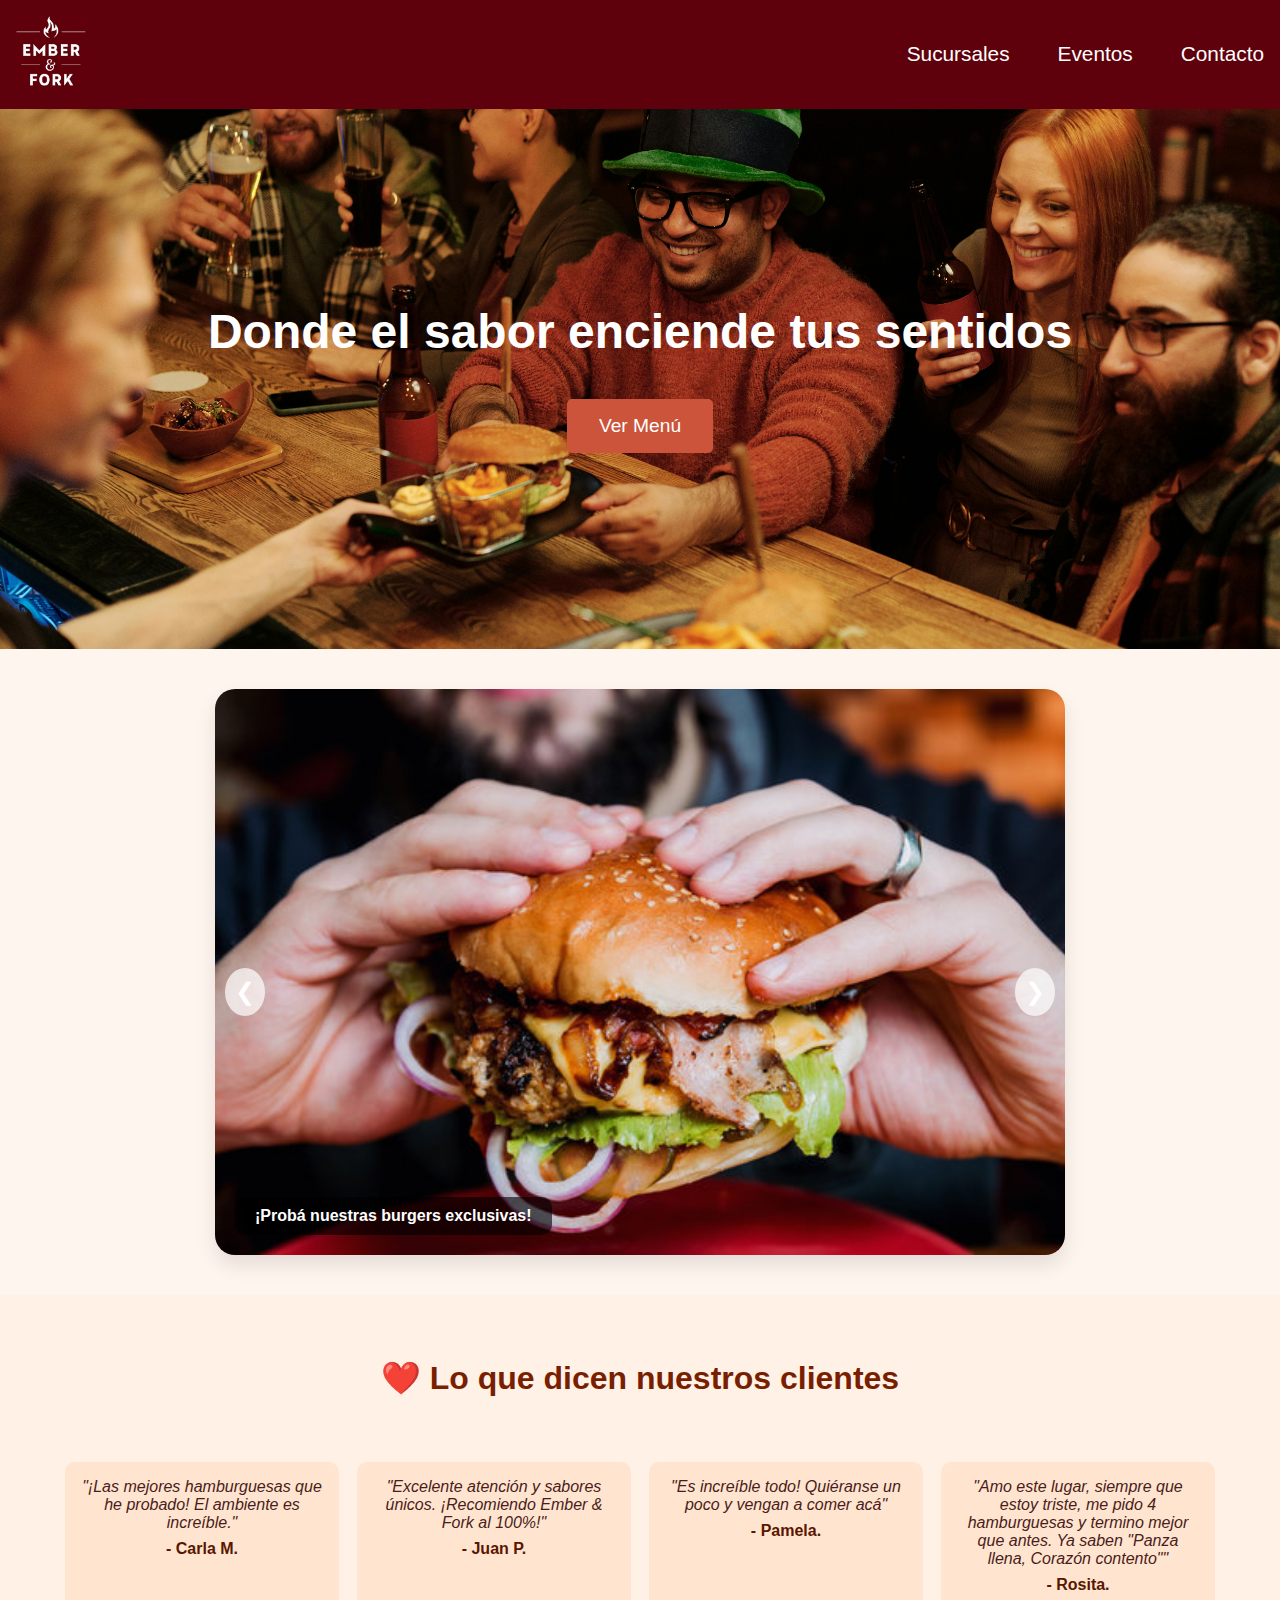
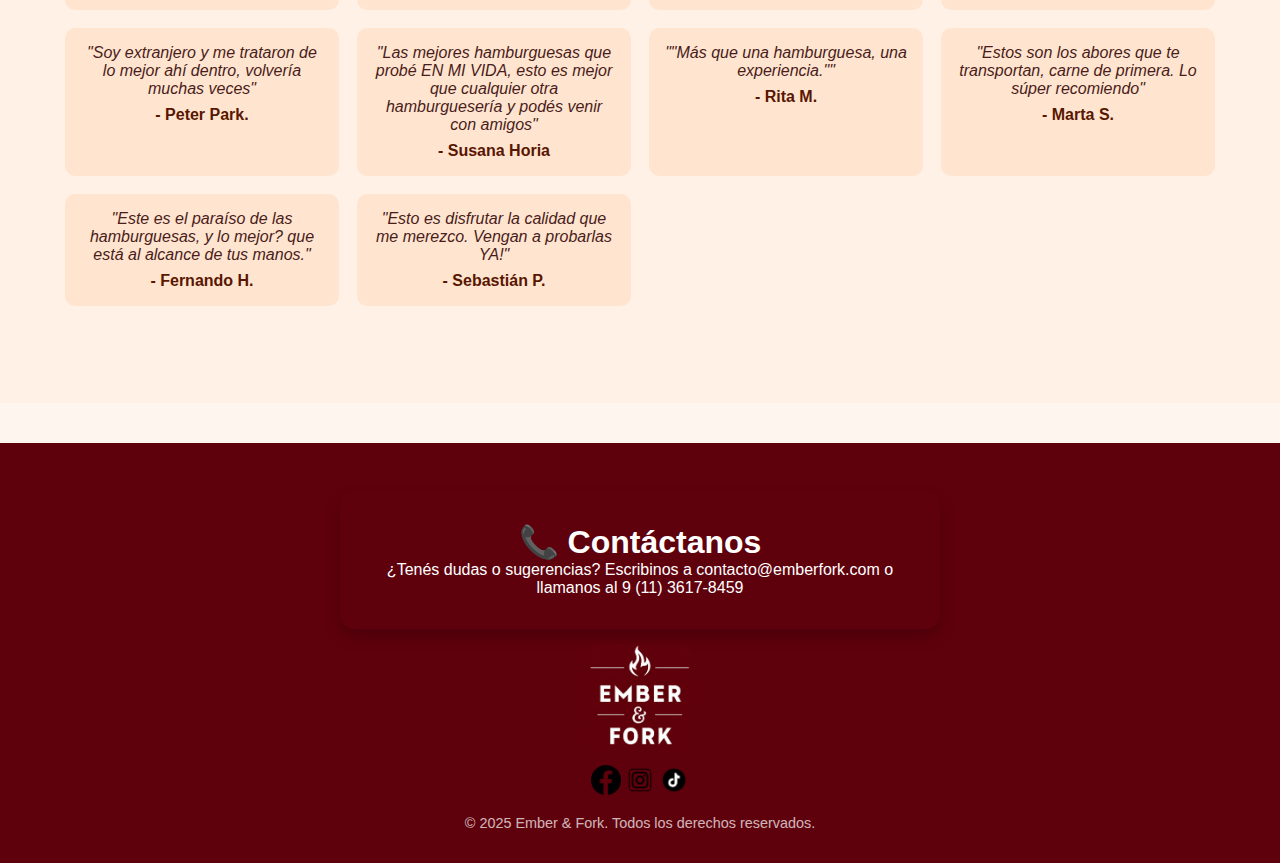
<file: index.html>
<!doctype html>
<html lang="es">
<head>	   
<meta charset="utf-8">
  <meta name="viewport" content="width=device-width, initial-scale=1.0" />
  <title>Ember & Fork</title>
  <link rel="stylesheet" href="estilos.css" />
  <link rel="preconnect" href="https://fonts.googleapis.com">
  <link rel="preconnect" href="https://fonts.gstatic.com" crossorigin>
  <link href="https://fonts.googleapis.com/css2?family=Volkhov:ital,wght@0,400;0,700;1,400;1,700&display=swap" rel="stylesheet">
</head>
<body>
    <header>
        <nav class="navbar">
            <div class="logo">
                <a href="index.html"><img src="imágenes/logo.png" alt="Ember & Fork Logo"></a>
            </div>
     <div class="hamburger" onclick="toggleMenu()">☰</div>
      <ul class="nav-links" id="navLinks">
        <li><a href="sucursales.html">Sucursales</a></li>
        <li><a href="eventos.html">Eventos</a></li><li><a href="#contacto">Contacto</a></li>
      </ul>
    </nav>
  </header>
    <main class="intro">
    <section class="hero">
      <h1>Donde el sabor enciende tus sentidos</h1>
      <a class="cta" href="menu.html">Ver Menú</a>
    </section>
		
<section class="slider">
  <div class="slides">
    <div class="slide">
      <img src="imágenes/slider1.jpg" alt="Imagen 1">
      <div class="caption">¡Probá nuestras burgers exclusivas!</div>
    </div>
    <div class="slide">
      <img src="imágenes/slider2.jpg" alt="Imagen 2">
      <div class="caption">Ambiente perfecto para compartir</div>
    </div>
    <div class="slide">
      <img src="imágenes/slider3.jpg" alt="Imagen 3">
      <div class="caption">Sabor que se queda con vos</div>
    </div>
    <div class="slide">
      <img src="imágenes/slider4.jpg" alt="Imagen 4">
      <div class="caption">Vení y viví la experiencia Ember & Fork</div>
    </div>
  </div>
   <button id="prev" class="prev">&#10094;</button>
   <button id="next" class="next">&#10095;</button>
</section>


 <section class="testimonios">
      <h2>❤️ Lo que dicen nuestros clientes</h2>
	  <div class="testimonis">
      <div class="testimonio">
        <p>"¡Las mejores hamburguesas que he probado! El ambiente es increíble."</p>
        <span>- Carla M.</span>
      </div>
      <div class="testimonio">
        <p>"Excelente atención y sabores únicos. ¡Recomiendo Ember & Fork al 100%!"</p>
        <span>- Juan P.</span>
      </div>
      <div class="testimonio">
        <p>"Es increíble todo! Quiéranse un poco y vengan a comer acá"</p>
        <span>- Pamela.</span>
      </div>
	  <div class="testimonio">
        <p>"Amo este lugar, siempre que estoy triste, me pido 4 hamburguesas y termino mejor que antes. Ya saben "Panza llena, Corazón contento""</p>
        <span>- Rosita.</span>
      </div>	 
	 <div class="testimonio">
        <p>"Soy extranjero y me trataron de lo mejor ahí dentro, volvería muchas veces"</p>
        <span>- Peter Park.</span>
      </div>
	<div class="testimonio">
        <p>"Las mejores hamburguesas que probé EN MI VIDA, esto es mejor que cualquier otra hamburguesería y podés venir con amigos"</p>
        <span>- Susana Horia </span>
      </div>
	<div class="testimonio">
        <p>""Más que una hamburguesa, una experiencia.""</p>
        <span>- Rita M. </span>
      </div>
	<div class="testimonio">
        <p>"Estos son los abores que te transportan, carne de primera. Lo súper recomiendo"</p>
        <span>- Marta S. </span>
      </div>
	<div class="testimonio">
        <p>"Este es el paraíso de las hamburguesas, y lo mejor? que está al alcance de tus manos."</p>
        <span>- Fernando H. </span>
      </div>
	<div class="testimonio">
        <p>"Esto es disfrutar la calidad que me merezco. Vengan a probarlas YA!"</p>
        <span>- Sebastián P. </span>
      </div>
	</div>
    </section>	
  </main>
		
  <footer>
         <section id="contacto" class="seccion">
         <h1>📞 Contáctanos</h1>
         <p>¿Tenés dudas o sugerencias? Escribinos a contacto@emberfork.com o llamanos al 9 (11) 3617-8459 </p>
         </section>
   
    <div class="footer-content">
      <div class="logo-social">
        <img src="imágenes/logo.png" alt="Ember & Fork Logo" class="footer-logo">
        <div class="footer-redes">
          <img src="imágenes/facebook.png" alt="Facebook">
            <img src="imágenes/ig.png" alt="Instagram">
            <img src="imágenes/tiktok logo.png" alt="TikTok">
        </div>
      </div>
      <p class="rights">&copy; 2025 Ember & Fork. Todos los derechos reservados.</p>
    </div>
  </footer>
	<script src="script.js" defer></script>
</body>
</html>
</file>
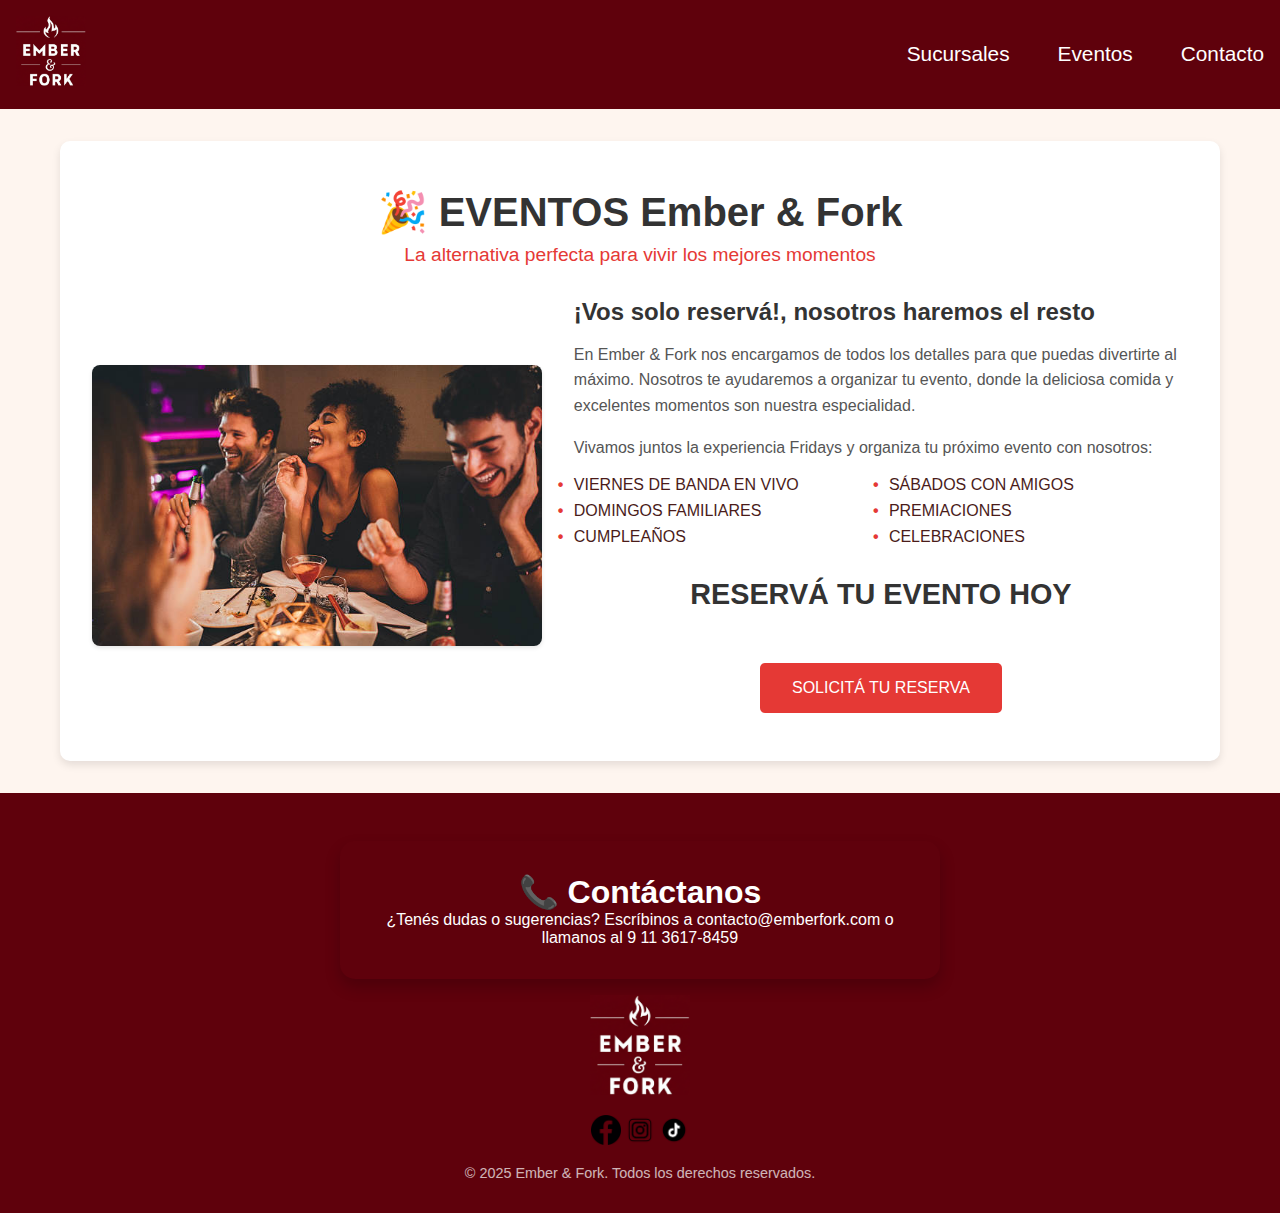
<file: eventos.html>
<!doctype html>
<html>
<head>
 <meta charset="utf-8">
  <meta name="viewport" content="width=device-width, initial-scale=1.0" />
  <title>Ember & Fork</title>
  <link rel="stylesheet" href="estilos.css" />
  <link rel="preconnect" href="https://fonts.googleapis.com">
  <link rel="preconnect" href="https://fonts.gstatic.com" crossorigin>
  <link href="https://fonts.googleapis.com/css2?family=Volkhov:ital,wght@0,400;0,700;1,400;1,700&display=swap" rel="stylesheet">
<title>eventos</title>
</head>
<body>
	
    <header>
        <nav class="navbar">
            <div class="logo">
                <a href="index.html"><img src="imágenes/logo.png" alt="Ember & Fork Logo"></a>
            </div>
      <div class="hamburger" onclick="toggleMenu()">☰</div>
      <ul class="nav-links" id="navLinks">
        <li><a href="sucursales.html">Sucursales</a></li>
        <li><a href="eventos.html">Eventos</a></li><li><a href="#contacto">Contacto</a></li>
      </ul>
    </nav>
  </header>
	<section id="eventos" class="seccion eventos-ember">
    <h2>🎉 EVENTOS Ember & Fork</h2>
    <p class="subtitulo-eventos">La alternativa perfecta para vivir los mejores momentos</p>
    <div class="eventos-contenedor">
        <div class="eventos-imagen">
            <img src="imágenes/amigos.jpg" alt="Gente disfrutando en un evento de Fridays">
        </div>
        <div class="eventos-info">
            <h3>¡Vos solo reservá!, nosotros haremos el resto</h3>
            <p>En Ember & Fork nos encargamos de todos los detalles para que puedas divertirte al máximo. Nosotros te ayudaremos a organizar tu evento, donde la deliciosa comida y excelentes momentos son nuestra especialidad.</p>
            <p>Vivamos juntos la experiencia Fridays y organiza tu próximo evento con nosotros:</p>
            <ul class="lista-eventos">
                <li>VIERNES DE BANDA EN VIVO</li>
                <li>SÁBADOS CON AMIGOS</li>
                <li>DOMINGOS FAMILIARES</li>
                <li>PREMIACIONES</li>
                <li>CUMPLEAÑOS</li>
                <li>CELEBRACIONES</li>
            </ul>
            <div class="cta-eventos">
                <h3>RESERVÁ TU EVENTO HOY</h3>
                <button class="boton-cotizacion">SOLICITÁ TU RESERVA</button>
            </div>
        </div>
    </div>
</section>
  <footer>
         <section id="contacto" class="seccion">
         <h1>📞 Contáctanos</h1>
         <p>¿Tenés dudas o sugerencias? Escríbinos a contacto@emberfork.com o llamanos al 9 11 3617-8459 </p>
         </section>
    <div class="footer-content">
      <div class="logo-social">
        <img src="imágenes/logo.png" alt="Ember & Fork Logo" class="footer-logo">
        <div class="footer-redes">
          <img src="imágenes/facebook.png" alt="Facebook">
            <img src="imágenes/ig.png" alt="Instagram">
            <img src="imágenes/tiktok logo.png" alt="TikTok">
        </div>
      </div>
      <p class="rights">&copy; 2025 Ember & Fork. Todos los derechos reservados.</p>
    </div>
  </footer>
  <script src="script.js" defer></script>
</script>
</body>
</html>
</file>
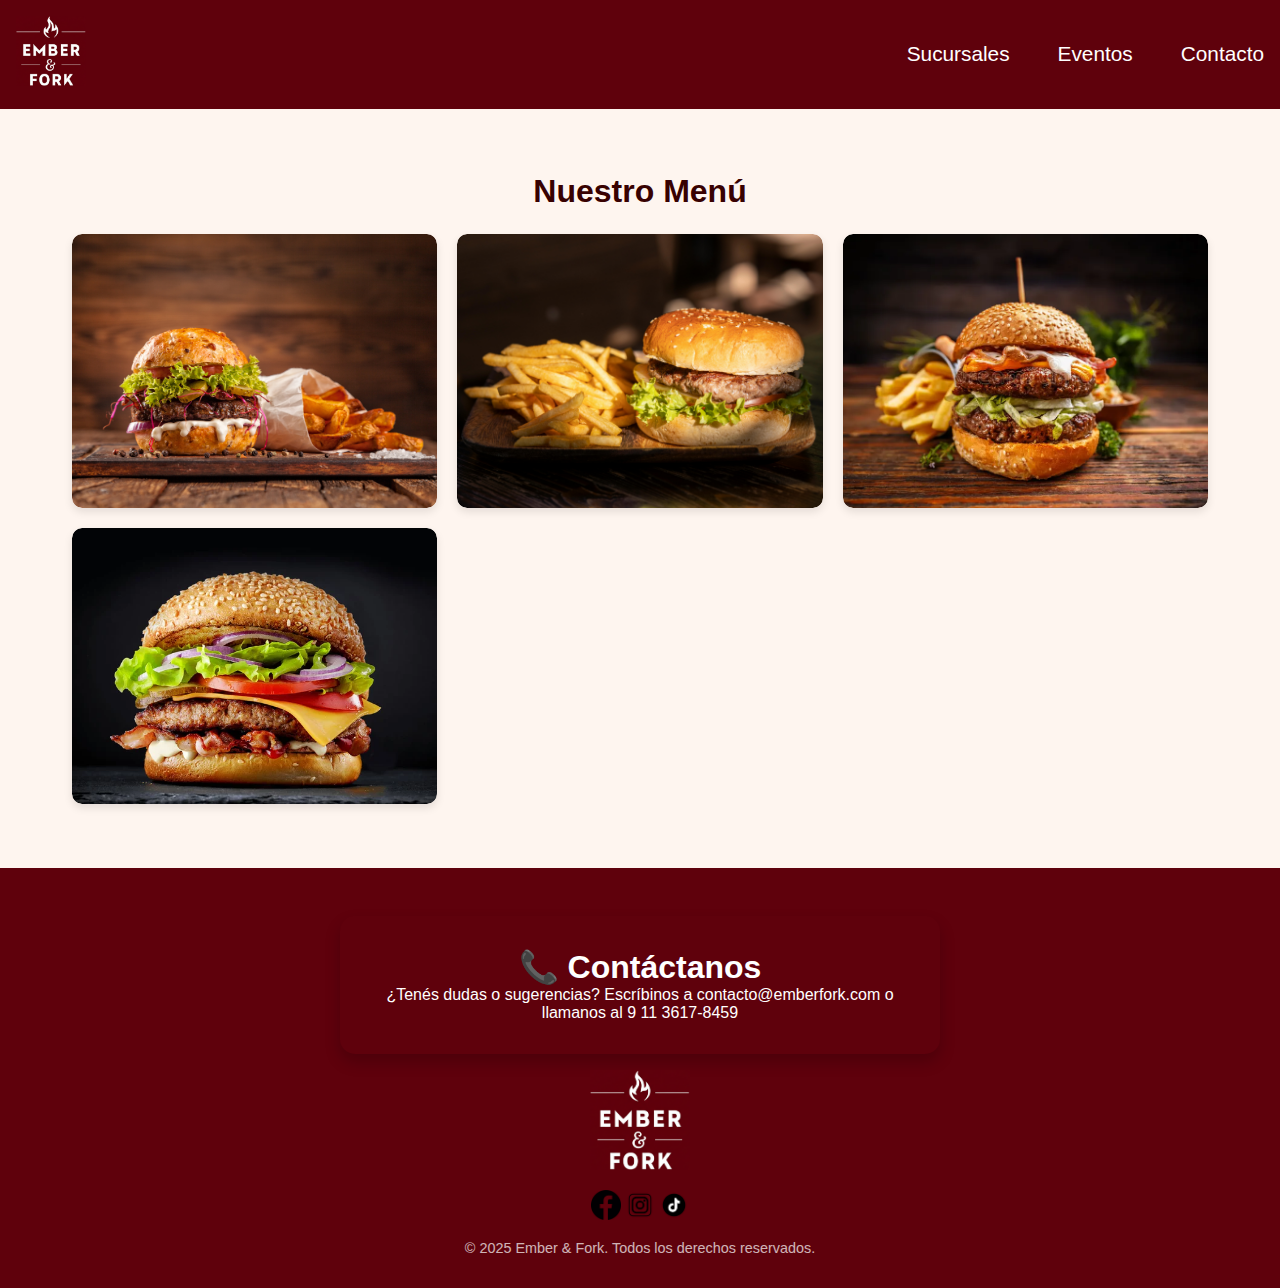
<file: menu.html>
<!doctype html>
<html>
<head>	   
<meta charset="utf-8">
  <meta name="viewport" content="width=device-width, initial-scale=1.0" />
  <title>Ember & Fork</title>
  <link rel="stylesheet" href="estilos.css" />
  <link rel="preconnect" href="https://fonts.googleapis.com">
  <link rel="preconnect" href="https://fonts.gstatic.com" crossorigin>
  <link href="https://fonts.googleapis.com/css2?family=Volkhov:ital,wght@0,400;0,700;1,400;1,700&display=swap" rel="stylesheet">
<title>menu</title>
</head>
<body>
	
    <header>
        <nav class="navbar">
            <div class="logo">
                <a href="index.html"><img src="imágenes/logo.png" alt="Ember & Fork Logo"></a>
            </div>
      <div class="hamburger" onclick="toggleMenu()">☰</div>
      <ul class="nav-links" id="navLinks">
        <li><a href="sucursales.html">Sucursales</a></li>
        <li><a href="eventos.html">Eventos</a></li><li><a href="#contacto">Contacto</a></li>
      </ul>
    </nav>
  </header>
<section class="menu-section">
    <h2>Nuestro Menú</h2> <div class="menu-grid">
        <div class="menu-item">
            <img src="imágenes/plato1.jpg" alt="Hamburguesa Clásica">
            <div class="overlay">
                <h3>Hamburguesa Clásica</h3>
                <p>Carne de res, queso cheddar, lechuga, tomate, cebolla, salsa especial.</p>
                <button class="comprar-btn">Comprar</button>
            </div>
        </div>
        <div class="menu-item">
            <img src="imágenes/plato2.jpg" alt="Hamburguesa Doble">
            <div class="overlay">
                <h3>Hamburguesa Doble</h3>
                <p>Doble carne de res, doble queso, pepinillos, mostaza, ketchup.</p>
                <button class="comprar-btn">Comprar</button>
            </div>
        </div>
        <div class="menu-item">
            <img src="imágenes/plato3.jpg" alt="Hamburguesa BBQ">
            <div class="overlay">
                <h3>Hamburguesa BBQ</h3>
                <p>Carne de res, queso provolone, cebolla caramelizada, salsa BBQ.</p>
                <button class="comprar-btn">Comprar</button>
            </div>
        </div>
        <div class="menu-item">
            <img src="imágenes/Plato 4.jpg" alt="Hamburguesa Vegana">
            <div class="overlay">
                <h3>Hamburguesa Vegana</h3>
                <p>Medallón de lentejas, aguacate, tomate, lechuga, mayonesa vegana.</p>
                <button class="comprar-btn">Comprar</button>
            </div>
        </div>
        </div>
</section>
	
  <footer>
         <section id="contacto" class="seccion">
         <h1>📞 Contáctanos</h1>
         <p>¿Tenés dudas o sugerencias? Escríbinos a contacto@emberfork.com o llamanos al 9 11 3617-8459 </p>
         </section>
    <div class="footer-content">
      <div class="logo-social">
        <img src="imágenes/logo.png" alt="Ember & Fork Logo" class="footer-logo">
        <div class="footer-redes">
          <img src="imágenes/facebook.png" alt="Facebook">
            <img src="imágenes/ig.png" alt="Instagram">
            <img src="imágenes/tiktok logo.png" alt="TikTok">
        </div>
      </div>
      <p class="rights">&copy; 2025 Ember & Fork. Todos los derechos reservados.</p>
    </div>
  </footer>
   <script src="script.js" defer></script>
</body>
</html>
</file>
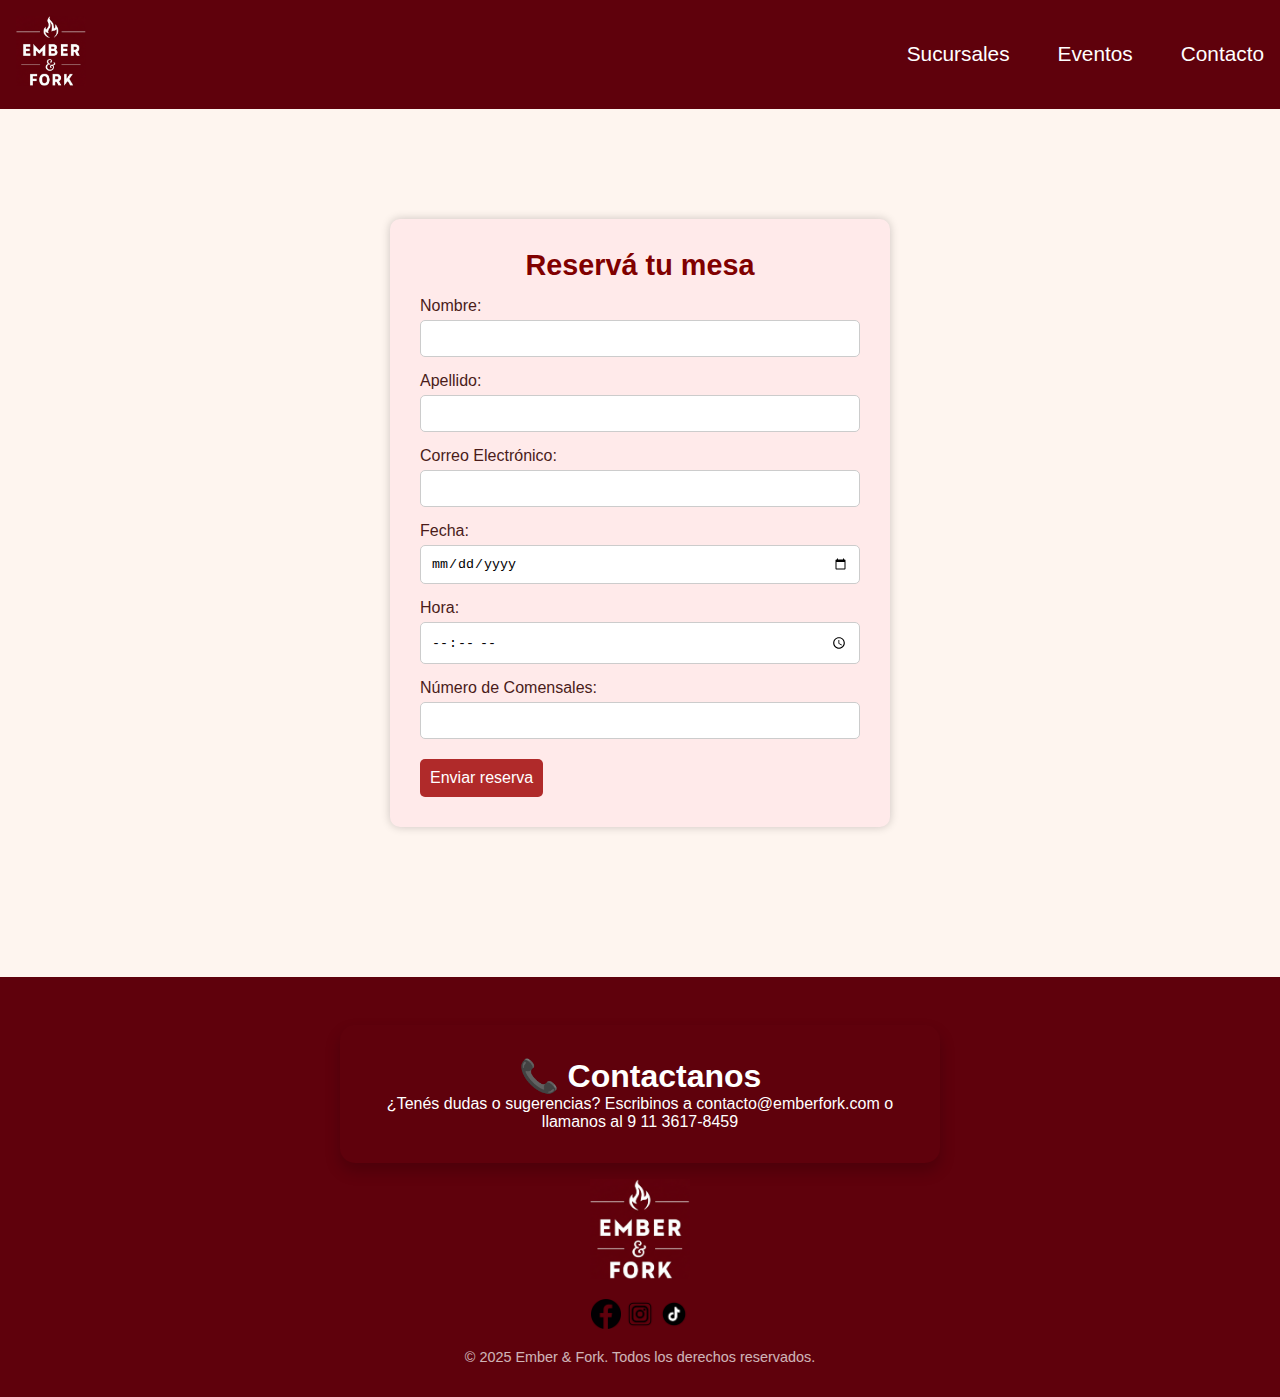
<file: mesa.html>
<!doctype html>
<html>
<head>
 <meta charset="utf-8">
  <meta name="viewport" content="width=device-width, initial-scale=1.0" />
  <title>Ember & Fork</title>
  <link rel="stylesheet" href="estilos.css" />
  <link rel="preconnect" href="https://fonts.googleapis.com">
  <link rel="preconnect" href="https://fonts.gstatic.com" crossorigin>
  <link href="https://fonts.googleapis.com/css2?family=Volkhov:ital,wght@0,400;0,700;1,400;1,700&display=swap" rel="stylesheet">
<title>sucursales</title>
</head>	
<body>
    <header>
        <nav class="navbar">
            <div class="logo">
                <a href="index.html"><img src="imágenes/logo.png" alt="Ember & Fork Logo"></a>
            </div>
      <div class="hamburger" onclick="toggleMenu()">☰</div>
      <ul class="nav-links" id="navLinks">
        <li><a href="sucursales.html">Sucursales</a></li>
        <li><a href="eventos.html">Eventos</a></li><li><a href="#contacto">Contacto</a></li>
      </ul>
    </nav>
  </header>
	<body>
  <div class="form-container">
    <h2>Reservá tu mesa</h2>
    <form id="reservaForm">
      <label for="nombre">Nombre:</label>
      <input type="text" id="nombre" name="nombre" required>

      <label for="apellido">Apellido:</label>
      <input type="text" id="apellido" name="apellido" required>

      <label for="email">Correo Electrónico:</label>
      <input type="email" id="email" name="email" required>

      <label for="fecha">Fecha:</label>
      <input type="date" id="fecha" name="fecha" required>

      <label for="hora">Hora:</label>
      <input type="time" id="hora" name="hora" required>

      <label for="comensales">Número de Comensales:</label>
      <input type="number" id="comensales" name="comensales" min="1" required>

      <button type="submit">Enviar reserva</button>
    </form>
    <div class="success-message" id="mensajeExito">
      ¡Tu reserva fue enviada con éxito!
    </div>
  </div>
		
	 <script>
    document.getElementById('reservaForm').addEventListener('submit', function(event) {
      event.preventDefault();

      const form = event.target;
      if (form.checkValidity()) {
        form.style.display = 'none';
        document.getElementById('mensajeExito').style.display = 'block';
      }
    });
  </script> 
		
  <footer>
         <section id="contacto" class="seccion">
         <h1>📞 Contactanos</h1>
         <p>¿Tenés dudas o sugerencias? Escribinos a contacto@emberfork.com o llamanos al 9 11 3617-8459 </p>
         </section>
    <div class="footer-content">
      <div class="logo-social">
        <img src="imágenes/logo.png" alt="Ember & Fork Logo" class="footer-logo">
        <div class="footer-redes">
          <img src="imágenes/facebook.png" alt="Facebook">
            <img src="imágenes/ig.png" alt="Instagram">
            <img src="imágenes/tiktok logo.png" alt="TikTok">
        </div>
      </div>
      <p class="rights">&copy; 2025 Ember & Fork. Todos los derechos reservados.</p>
    </div>  
  </footer>
</body>
</body>
</html>
</file>
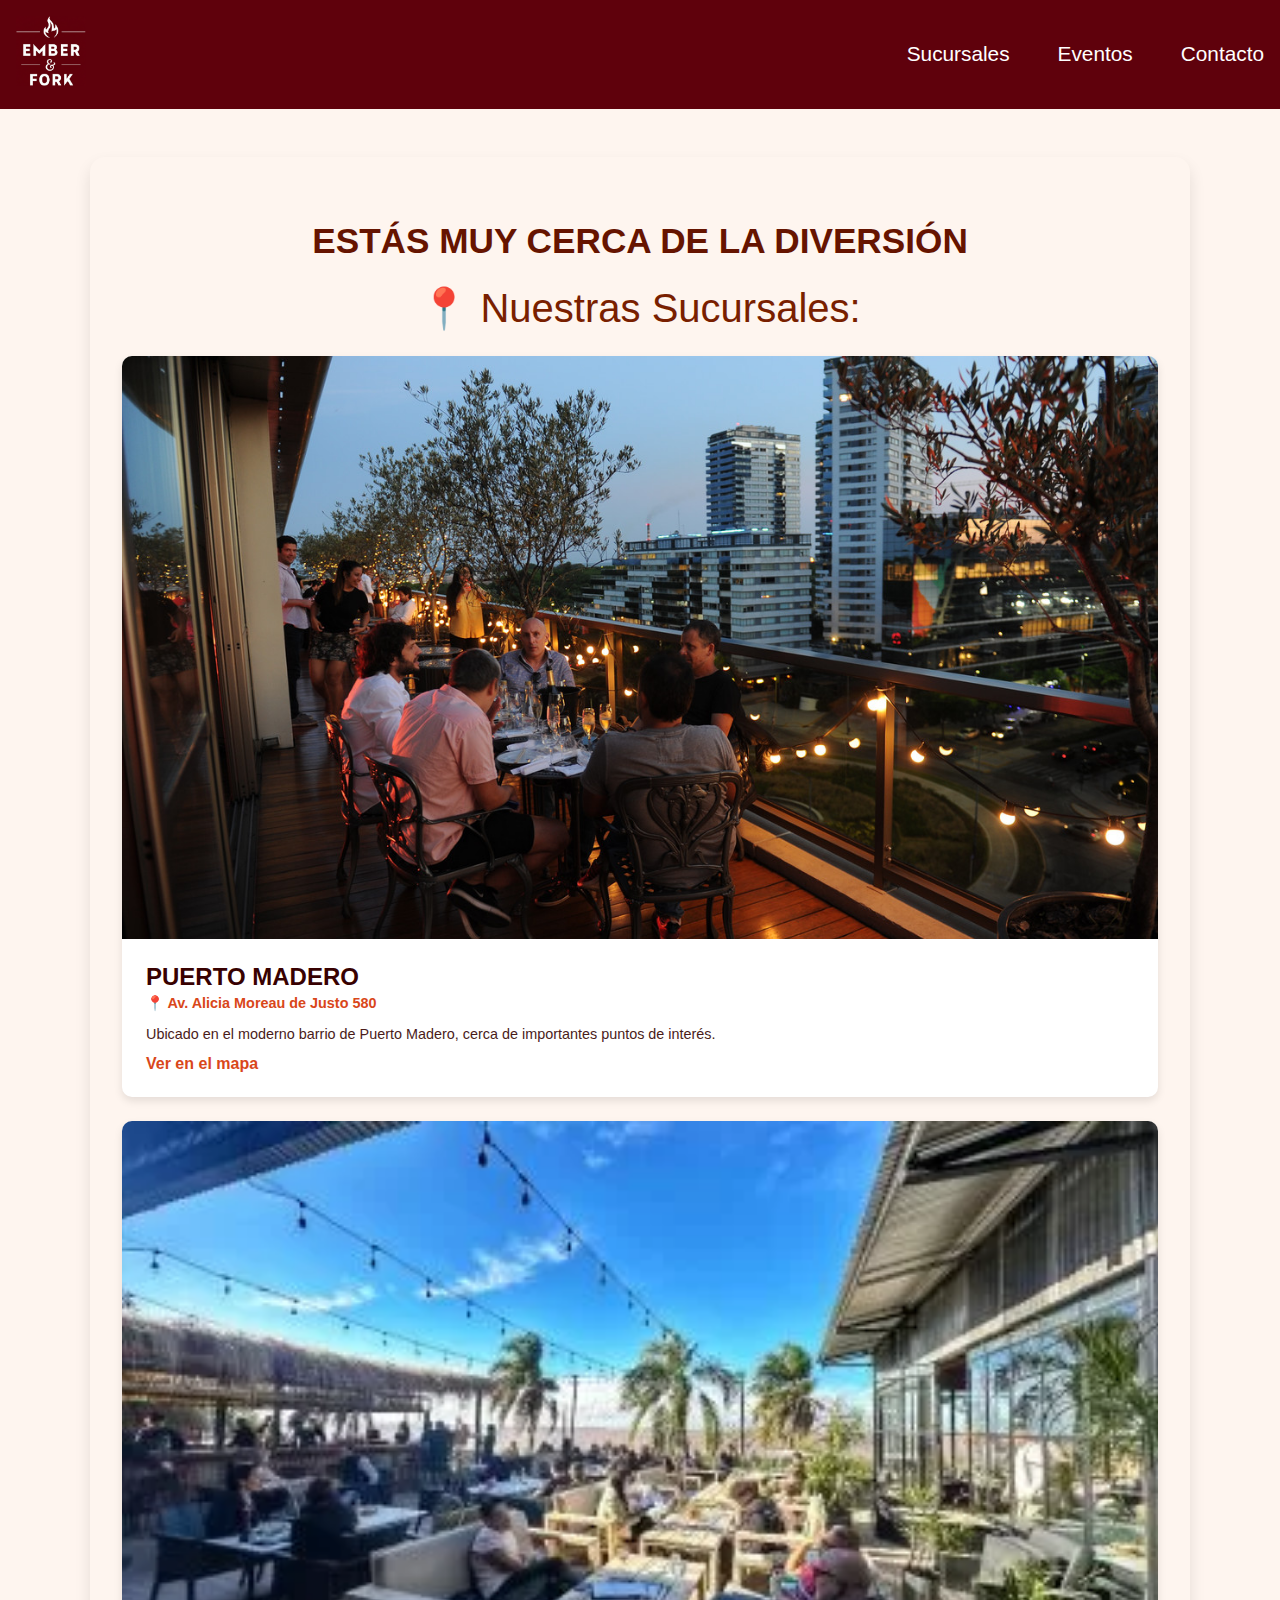
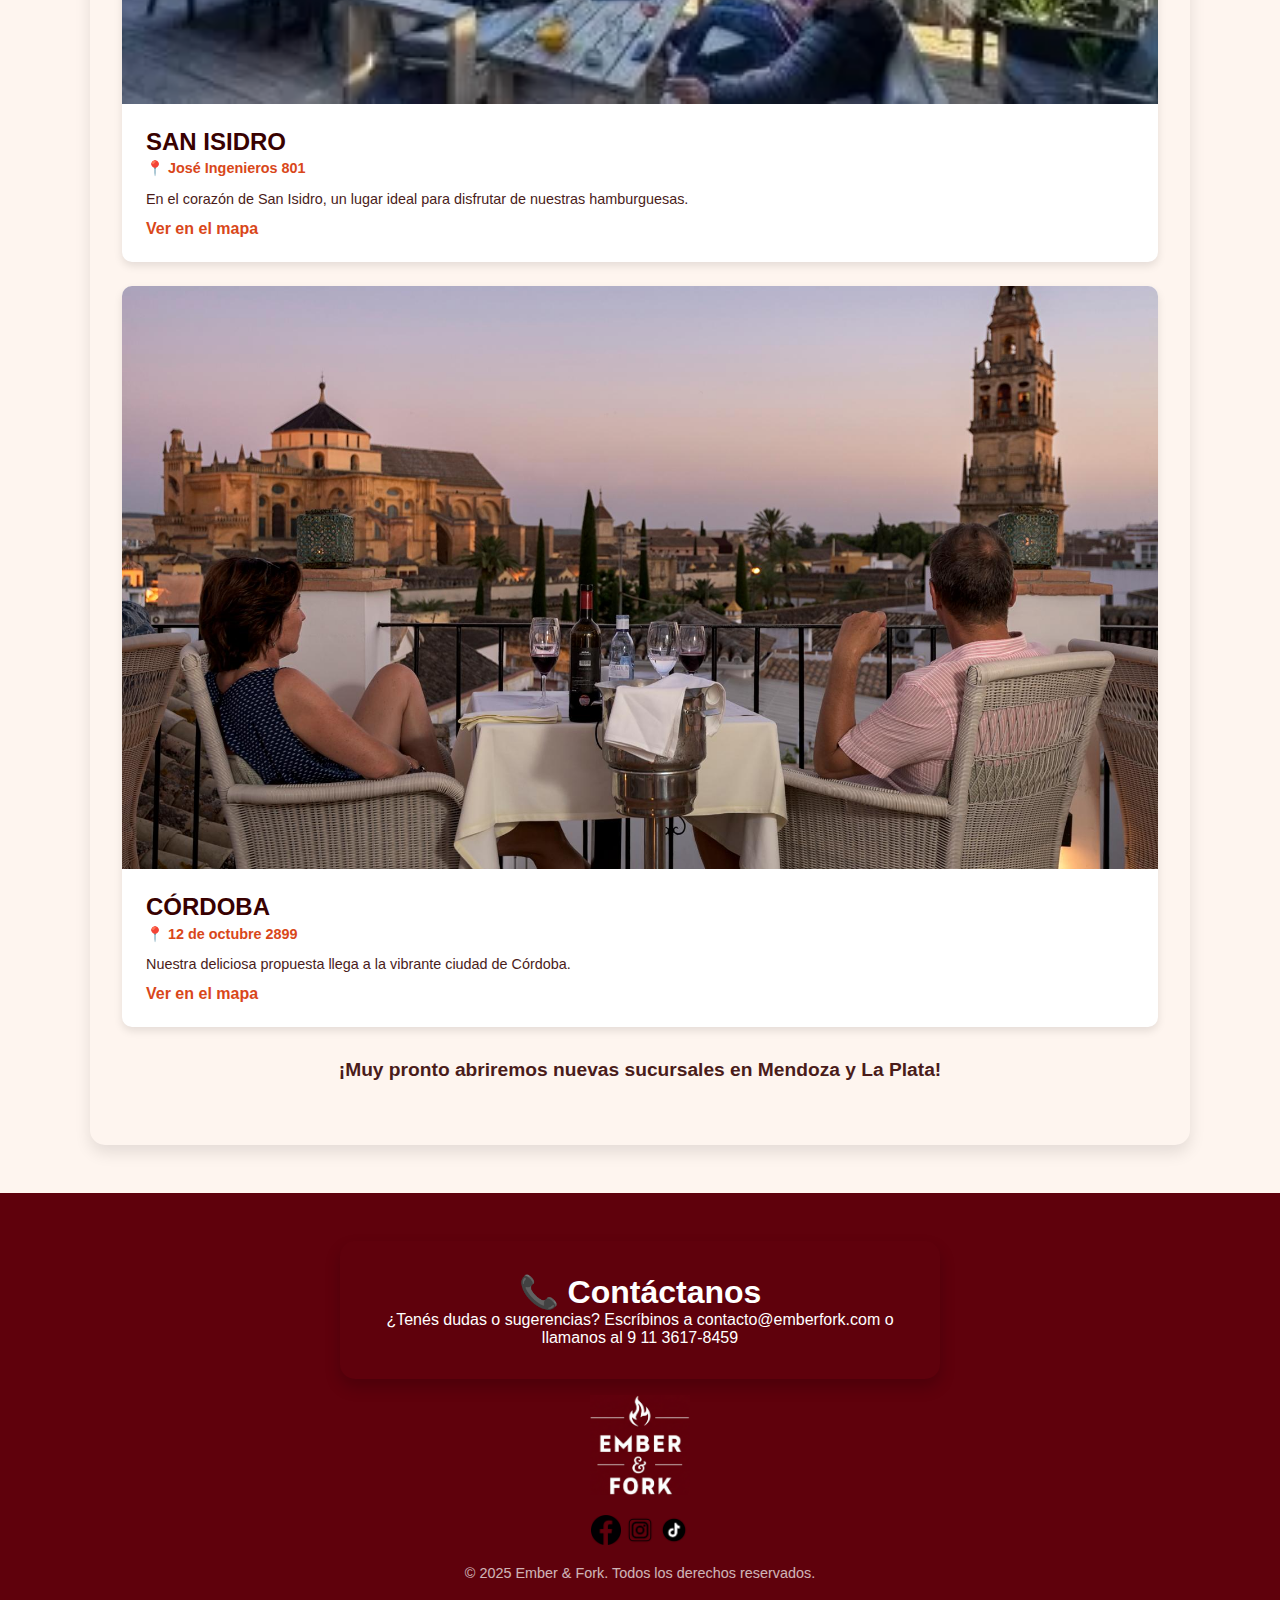
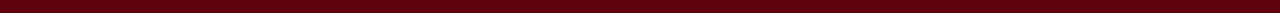
<file: sucursales.html>
<!doctype html>
<html>
<head>
 <meta charset="utf-8">
  <meta name="viewport" content="width=device-width, initial-scale=1.0" />
  <title>Ember & Fork</title>
  <link rel="stylesheet" href="estilos.css" />
  <link rel="preconnect" href="https://fonts.googleapis.com">
  <link rel="preconnect" href="https://fonts.gstatic.com" crossorigin>
  <link href="https://fonts.googleapis.com/css2?family=Volkhov:ital,wght@0,400;0,700;1,400;1,700&display=swap" rel="stylesheet">
<title>sucursales</title>
</head>	
<body>
	
    <header>
        <nav class="navbar">
            <div class="logo">
                <a href="index.html"><img src="imágenes/logo.png" alt="Ember & Fork Logo"></a>
            </div>
      <div class="hamburger" onclick="toggleMenu()">☰</div>
      <ul class="nav-links" id="navLinks">
        <li><a href="sucursales.html">Sucursales</a></li>
        <li><a href="eventos.html">Eventos</a></li><li><a href="#contacto">Contacto</a></li>
      </ul>
    </nav>
  </header>
<section id="sucursales" class="seccion sucursales-visual">
    <h2 class="sucursales-title">ESTÁS MUY CERCA DE LA DIVERSIÓN</h2>
	<p class="sucursales-subtitle">📍 Nuestras Sucursales:</p>
    <div class="sucursales-grid">
        <div class="sucursal-item">
            <img src="imágenes/puerto madero.jpg" alt="Sucursal CABA">
            <div class="sucursal-info">
                <h3>PUERTO MADERO</h3>
                <p class="direccion">📍 Av. Alicia Moreau de Justo 580</p>
                <p class="descripcion">Ubicado en el moderno barrio de Puerto Madero, cerca de importantes puntos de interés.</p>
                <a href="https://www.google.com/maps/place/Av.+Alicia+Moreau+de+Justo+580,+C1107CDA+CABA/@-34.6036975,-58.3668819,17z" target="_blank">Ver en el mapa</a>
            </div>
        </div>
        <div class="sucursal-item">
            <img src="imágenes/san isidro.jpg" alt="Sucursal San Isidro">
            <div class="sucursal-info">
                <h3>SAN ISIDRO</h3>
                <p class="direccion">📍 José Ingenieros 801</p>
                <p class="descripcion">En el corazón de San Isidro, un lugar ideal para disfrutar de nuestras hamburguesas.</p>
                <a href="https://www.google.com/maps/place/Jos%C3%A9+Ingenieros+801,+B1642CUH+San+Isidro,+Provincia+de+Buenos+Aires/@-34.492888,-58.514039,17z" target="_blank">Ver en el mapa</a>
            </div>
        </div>
        <div class="sucursal-item">
            <img src="imágenes/cordoba.jpg" alt="Sucursal Córdoba">
            <div class="sucursal-info">
                <h3>CÓRDOBA</h3>
                <p class="direccion">📍 12 de octubre 2899</p>
                <p class="descripcion">Nuestra deliciosa propuesta llega a la vibrante ciudad de Córdoba.</p>
                <a href="https://www.google.com/maps/place/12+de+Octubre+2899,+X5004FKE+C%C3%B3rdoba/@-31.4338597,-64.194232,17z" target="_blank">Ver en el mapa</a>
            </div>
        </div>
    </div>
    <p class="proximamente">¡Muy pronto abriremos nuevas sucursales en Mendoza y La Plata!</p>
</section>
  <footer>
         <section id="contacto" class="seccion">
         <h1>📞 Contáctanos</h1>
         <p>¿Tenés dudas o sugerencias? Escríbinos a contacto@emberfork.com o llamanos al 9 11 3617-8459 </p>
         </section>
    <div class="footer-content">
      <div class="logo-social">
        <img src="imágenes/logo.png" alt="Ember & Fork Logo" class="footer-logo">
        <div class="footer-redes">
          <img src="imágenes/facebook.png" alt="Facebook">
            <img src="imágenes/ig.png" alt="Instagram">
            <img src="imágenes/tiktok logo.png" alt="TikTok">
        </div>
      </div>
      <p class="rights">&copy; 2025 Ember & Fork. Todos los derechos reservados.</p>
    </div>
  </footer>
  <script src="script.js" defer></script>
</body>
</html>
</file>
<file: estilos.css>
/* Reset de márgenes y fuente básica */
* {
    margin: 0;
    padding: 0;
    box-sizing: border-box;
}
/* Estilos para la imagen dentro del logo */
/* Establece la altura de la imagen del logo en 70 píxeles. */
.logo img {
    height: 70px;
}

/* Estilos para el botón de llamada a la acción (Ver Menú) */
/* Define la apariencia del botón principal, como el color de fondo, texto, espaciado y bordes redondeados. */
.cta {
    display: inline-block; /* Permite establecer ancho y alto, pero se comporta como inline */
    margin-top: 1rem; 
    padding: 0.75rem 1.5rem; 
    background-color: #cc543a; 
    color: #fff; 
    text-decoration: none; /* Elimina el subrayado del enlace */
    border-radius: 5px; 
    transition: transform 0.2s ease; 
}
/* Estilo para el hover del botón de llamada a la acción */
/* Agranda ligeramente el botón cuando el usuario pasa el cursor por encima. */
.cta:hover {
 transform: scale(1.05); /* Escala el elemento al 105% */
}
/* Estilos para la sección genérica */
.seccion {
    margin: 1rem auto; /* Márgenes superior e inferior de 1rem, centrado horizontalmente */
    padding: 2rem; /* Espaciado interno en todos los lados */
    border-radius: 15px; /* Bordes redondeados */
    box-shadow: 0 8px 16px rgba(0, 0, 0, 0.2); /* Sombra suave */
    max-width: 600px; /* Ancho máximo de la sección */
    }
/* Estilos para el cuerpo de la página */
body {
 font-family: 'Roboto', sans-serif; /* Fuente Roboto */
 margin: 0; /* Elimina los márgenes predeterminados del body */
 background-color: #fef5ef; /* Color de fondo beige claro */
 color: #4a1c1a; /* Color de texto marrón oscuro */
}
/* Estilos para la sección del menú */
.menu-section {
    padding: 2rem;
    margin: 2rem auto;
    max-width: 1200px; /* Ajusta el ancho máximo según necesites */
    text-align: center;
}

.menu-section h2 {
    /* Estilos para el título si decides mantenerlo */
    font-size: 2rem;
    color: #380101;
    margin-bottom: 1.5rem;
}

.menu-grid {
    display: grid;
    grid-template-columns: repeat(auto-fit, minmax(300px, 1fr)); /* Imágenes más grandes */
    gap: 20px; /* Espacio entre las imágenes */
}

.menu-item {
    position: relative; /* Para posicionar la superposición */
    overflow: hidden; /* Oculta la superposición fuera del hover */
    border-radius: 10px;
    box-shadow: 0 4px 8px rgba(0, 0, 0, 0.1);
    transition: transform 0.3s ease-in-out, box-shadow 0.3s ease-in-out;
}

.menu-item:hover {
    transform: translateY(-5px);
    box-shadow: 0 12px 24px rgba(0, 0, 0, 0.15);
}

.menu-item img {
    width: 100%;
    height: 100%;
    display: block;
    border-radius: 10px;
    object-fit: cover; /* Esta propiedad es clave para el llenado */
}

.overlay {
    position: absolute;
    top: 0;
    left: 0;
    width: 100%;
    height: 100%;
    background-color: rgba(95,1,12,1.00); /* Fondo oscuro y semitransparente */
    color: white;
    display: flex;
    flex-direction: column;
    align-items: center;
    justify-content: center;
    opacity: 0; /* Oculto por defecto */
    transition: opacity 0.3s ease;
    border-radius: 10px;
    padding: 20px;
    text-align: center;
}

.menu-item:hover .overlay {
    opacity: 1; /* Se muestra al pasar el cursor */
}

.overlay h3 {
    font-size: 1.5rem;
    margin-bottom: 10px;
}

.overlay p {
    font-size: 1rem;
    margin-bottom: 15px;
}

.comprar-btn {
    background-color: #cc543a; /* Color del botón comprar */
    color: white;
    border: none;
    padding: 10px 20px;
    border-radius: 5px;
    cursor: pointer;
    font-size: 1rem;
    transition: background-color 0.3s ease;
}

.comprar-btn:hover {
    background-color: #b8360f; /* Color más oscuro al pasar el cursor */
}

/* Estilos para la sección de sucursales visual */
.sucursales-visual {
    padding: 4rem 2rem;
    margin: 3rem auto;
    max-width: 1100px;
    background-color: #fef5ef;
    border-radius: 15px;
    box-shadow: 0 8px 16px rgba(0, 0, 0, 0.1);
    text-align: center;
}

.sucursales-title {
    font-size: 3rem;
    color: #661400;
    margin-bottom: 2.5rem;
}

.sucursales-grid {
    display: grid;
    /* Definimos explícitamente 3 columnas con un ancho mínimo */
    grid-template-columns: repeat(auto-fit, minmax(350px, 1fr));
    gap: 2rem;
    margin-bottom: 2.5rem;
    justify-items: stretch; /* Los elementos se estiran para ocupar su celda */
}

/* Centrar la última fila si tiene un solo elemento */
.sucursales-grid > .sucursal-item:last-child:nth-child(odd) {
    grid-column: 1 / -1; /* Ocupa todo el ancho */
    justify-self: center; /* Se centra horizontalmente dentro de la fila */
}

/* Centrar los dos últimos elementos si hay cuatro en total */
.sucursales-visual {
    padding: 4rem 2rem;
    margin: 3rem auto;
    max-width: 1100px;
    background-color: #fef5ef;
    border-radius: 15px;
    box-shadow: 0 8px 16px rgba(0, 0, 0, 0.1);
    text-align: center;
}

.sucursales-title {
    font-size: 3rem;
    color: #661400;
    margin-bottom: 2.5rem;
}

.sucursales-grid {
    display: grid;
    grid-template-columns: repeat(auto-fit, minmax(400px, 1fr));
    gap: 2rem;
    margin-bottom: 2.5rem;
    justify-items: stretch;
}

/* Centrar la última fila si tiene un solo elemento */
.sucursales-grid > .sucursal-item:last-child:nth-child(odd) {
    grid-column: 1 / -1;
    justify-self: center;
}

/* Centrar los dos últimos elementos si hay cuatro en total */
.sucursales-grid > .sucursal-item:nth-last-child(-n+2):nth-child(even) {
    grid-column: span 1;
}

.sucursal-item {
    background-color: white;
    border-radius: 10px;
    overflow: hidden;
    box-shadow: 0 4px 8px rgba(0, 0, 0, 0.1);
    transition: transform 0.3s ease-in-out, box-shadow 0.3s ease-in-out;
}

.sucursal-item:hover {
    transform: translateY(-5px);
    box-shadow: 0 12px 24px rgba(0, 0, 0, 0.15);
}

.sucursal-item img {
    width: 100%;
    display: block;
    aspect-ratio: 16/9;
    object-fit: cover;
}

.sucursal-info {
    padding: 1.5rem;
    text-align: left;
}

.sucursal-info h3 {
    font-size: 1.8rem;
    color: #380101;
    margin-bottom: 0.5rem;
}

.sucursal-info .direccion {
    color: #d9471a;
    font-weight: bold;
    margin-bottom: 1rem;
}

.sucursal-info .descripcion {
    color: #4a1c1a;
    font-size: 1rem;
    line-height: 1.4;
    margin-bottom: 1rem;
}

.sucursal-info a {
    color: #d9471a;
    text-decoration: none;
    font-weight: bold;
    transition: color 0.3s ease;
}

.sucursal-info a:hover {
    color: #b8360f;
    text-decoration: underline;
}

.proximamente {
    font-size: 1.5rem;
    color: #4a1c1a;
    font-weight: bold;
}

.sucursales-subtitle {
    font-size: 2.5rem;
    color: #791f00;
    margin-bottom: 1.5rem;
}

.sucursal-card:hover {
    transform: scale(1.08);
	box-shadow: 0 12px 24px rgba(0, 0, 0, 0.15); /* Añadimos una sombra al hacer hover */
}

/* Media query para pantallas de hasta 768px (típicamente teléfonos) */
@media (max-width: 768px) {
    .sucursales-title {
        font-size: 2.2rem; /* Título más pequeño */
        margin-bottom: 1.5rem;
    }

    .sucursales-grid {
        grid-template-columns: 1fr; /* Una sola columna en teléfonos */
        gap: 1.5rem;
        margin-bottom: 2rem;
    }

    .sucursal-item {
        /* No necesitamos un ancho específico, ocupará el 100% de la columna */
    }

    .sucursal-info h3 {
        font-size: 1.5rem; /* Título de sucursal más pequeño */
        margin-bottom: 0.3rem;
    }

    .sucursal-info .direccion {
        font-size: 0.9rem; /* Dirección más pequeña */
        margin-bottom: 0.7rem;
    }

    .sucursal-info .descripcion {
        font-size: 0.9rem; /* Descripción más pequeña */
        margin-bottom: 0.7rem;
    }

    .sucursal-info a {
        font-size: 1rem; /* Enlace más pequeño */
    }

    .proximamente {
        font-size: 1.2rem; /* Texto "Próximamente" más pequeño */
    }
}


    .sucursales-grid {
        grid-template-columns: 1fr; /* Una sola columna en teléfonos */
        gap: 1.5rem;
        margin-bottom: 2rem;
    }

    .sucursal-item {
        /* No necesitamos un ancho específico, ocupará el 100% de la columna */
    }

    .sucursal-info h3 {
        font-size: 1.5rem; /* Título de sucursal más pequeño */
        margin-bottom: 0.3rem;
    }

    .sucursal-info .direccion {
        font-size: 0.9rem; /* Dirección más pequeña */
        margin-bottom: 0.7rem;
    }

    .sucursal-info .descripcion {
        font-size: 0.9rem; /* Descripción más pequeña */
        margin-bottom: 0.7rem;
    }

    .sucursal-info a {
        font-size: 1rem; /* Enlace más pequeño */
    }

    .proximamente {
        font-size: 1.2rem; /* Texto "Próximamente" más pequeño */
    }
}
    .sucursales-subtitle {
    font-size: 1.8rem;
    color: #791f00;
    margin-bottom: 1.5rem;
}

.sucursal-card:hover {
    transform: scale(1.08);
	box-shadow: 0 12px 24px rgba(0, 0, 0, 0.15); /* Añadimos una sombra al hacer hover */
}


/* Estilos para la sección de eventos Ember */
.eventos-ember {
    padding: 3rem 2rem;
    margin: 2rem auto;
    max-width: 1160px; /* Ancho máximo común para el contenido */
    background-color: #fff; /* Fondo blanco como en la imagen */
    border-radius: 10px;
    box-shadow: 0 4px 8px rgba(0, 0, 0, 0.1);
    text-align: center; /* Centra el título y el subtítulo */
}

.eventos-ember h2 {
    font-size: 2.5rem;
    color: #333; /* Color de texto oscuro */
    margin-bottom: 0.5rem;
}

.eventos-ember .subtitulo-eventos {
    color: #e53935; /* Color rojo similar al de la imagen */
    font-size: 1.2rem;
    margin-bottom: 2rem;
}

.eventos-contenedor {
    display: flex; /* Usamos Flexbox para la disposición lado a lado */
    flex-wrap: wrap; /* Permite que se apilen en pantallas más pequeñas */
    gap: 2rem; /* Espacio entre la imagen y el texto */
    align-items: center; /* Alinea verticalmente los elementos al centro */
}

.eventos-imagen {
    flex: 1 1 40%; /* La imagen ocupa aproximadamente el 40% del ancho */
    border-radius: 8px;
    overflow: hidden; /* Para redondear las esquinas de la imagen */
    box-shadow: 0 2px 4px rgba(0, 0, 0, 0.1);
}

.eventos-imagen img {
    width: 100%;
    height: auto;
    display: block;
}

.eventos-info {
    flex: 1 1 55%; /* El texto ocupa aproximadamente el 55% del ancho */
    text-align: left; /* Alinea el texto a la izquierda */
}

.eventos-info h3 {
    font-size: 1.5rem;
    color: #333;
    margin-bottom: 1rem;
}

.eventos-info p {
    color: #555;
    line-height: 1.6;
    margin-bottom: 1rem;
}

.eventos-info .lista-eventos {
    list-style: none;
    padding: 0;
    margin-bottom: 1.5rem;
    display: grid; /* Usamos Grid para la lista de opciones */
    grid-template-columns: repeat(auto-fit, minmax(200px, 1fr)); /* Dos columnas responsivas */
    gap: 0.5rem 1rem; /* Espacio vertical y horizontal entre los elementos */
}

.eventos-info .lista-eventos li::before {
    content: "•"; /* Viñeta */
    color: #e53935;
    font-weight: bold;
    display: inline-block;
    width: 1em;
    margin-left: -1em;
}

.cta-eventos {
    text-align: center; /* Centra el título y el botón del CTA */
    margin-top: 2rem;
}

.cta-eventos h3 {
    font-size: 1.8rem;
    color: #333;
    margin-bottom: 2rem;
}

.boton-cotizacion {
	text-decoration: none;
    background-color: #e53935; /* Color rojo del botón */
    color: #fff;
    border: none;
    padding: 1rem 2rem;
    border-radius: 5px;
    cursor: pointer;
    transition: background-color 0.3s ease;
}

.boton-cotizacion:hover {
    background-color: #c62828; /* Un tono más oscuro al pasar el mouse */
}
/* Media query para pantallas más pequeñas (apilar imagen y texto) */
@media (max-width: 768px) {
    .eventos-contenedor {
        flex-direction: column;
        align-items: stretch;
    }
    .eventos-imagen, .eventos-info {
        flex: 1 1 100%;
    }
    .eventos-info {
        text-align: center; /* Centrar el texto en pantallas pequeñas */
    }
    .lista-eventos {
        grid-template-columns: repeat(auto-fit, minmax(150px, 1fr)); /* Una columna en pantallas muy pequeñas */
    }
}
/* Media query para pantallas más pequeñas (apilar imagen y texto) */

/* Estilos para el contenido principal */
/* Define el espaciado interno, ancho máximo y centrado horizontal para el contenido principal. */
.main-content {
 padding: 2rem; /* Espaciado interno */
 max-width: 800px; /* Ancho máximo del contenido principal */
 margin: auto; /* Centra horizontalmente */
 font-size: 1.2rem; /* Tamaño de fuente base para el contenido principal */
}

/* Estilos para las secciones */
/* Añade un margen inferior a todas las secciones para separarlas. */
section {
 margin-bottom: 2.5rem; /* Margen inferior */
}

/* Estilos para los títulos de nivel 2 */
/* Define el tamaño de la fuente, margen inferior y color del texto para los títulos h2. */
h2 {
 font-size: 1.8rem; /* Tamaño de la fuente */
 margin-bottom: 0.5rem; /* Margen inferior */
 color: #380101; /* Color del texto marrón oscuro */
}

/* Estilos para el pie de página */
/* Define el color de fondo, color del texto, espaciado interno y alineación del texto del pie de página. */
footer {
 background-color: #5F010C; /* Color de fondo rojo oscuro */
 color: #ffffff; /* Color del texto blanco */
 padding: 2rem 1rem; /* Espaciado interno superior/inferior y lateral */
 text-align: center; /* Alineación del texto al centro */
}

/* Estilos para el contenedor del contenido del pie de página */
/* Establece el ancho máximo y centrado horizontal para el contenido del pie de página. */
.footer-content {
 max-width: 1000px; /* Ancho máximo */
 margin: auto; /* Centra horizontalmente */
}

/* Estilos para el logo en el pie de página */
/* Define el ancho y el margen inferior del logo en el pie de página. */
.footer-logo {
 width: 100px; /* Ancho del logo */
 margin-bottom: 1rem; /* Margen inferior */
}

/* Estilos para los iconos de redes sociales en el pie de página */
/* Define el ancho, alto y transición para los iconos de redes sociales. */
.footer-redes img {
 width: 30px; /* Ancho de los iconos */
 height: 30px; /* Alto de los iconos */
 transition: transform 0.3s ease; /* Transición suave para el efecto hover */
}

/* Estilo para el hover de los iconos de redes sociales */
/* Agranda ligeramente los iconos cuando el usuario pasa el cursor por encima. */
.footer-redes img:hover {
 transform: scale(1.1); /* Escala el elemento al 110% */
}


/* Estilos para el contenedor de los iconos sociales */
/* Define el margen para los iconos sociales. */
.social-icons {
 margin: 1rem 0; /* Margen superior e inferior */
}

/* Estilos para los enlaces de los iconos sociales */
/* Define el margen, color del texto, tamaño de la fuente y transición para los enlaces de los iconos sociales. */
.social-icons a {
 margin: 0 0.5rem; /* Margen lateral entre iconos */
 color: #ffffff; /* Color del texto blanco */
 font-size: 1.5rem; /* Tamaño de la fuente */
 transition: color 0.3s ease; /* Transición suave para el cambio de color */
}

/* Estilo para el hover de los enlaces de los iconos sociales */
/* Cambia el color del texto cuando el usuario pasa el cursor por encima. */
.social-icons a:hover {
 color: #f97316; /* Color del texto naranja */
}

/* Estilos para la sección de derechos de autor */
/* Define el tamaño de la fuente, margen superior y opacidad del texto de derechos de autor. */
.rights {
 font-size: 0.9rem; /* Tamaño de la fuente */
 margin-top: 1rem; /* Margen superior */
 opacity: 0.7; /* Opacidad del texto */
}


/* Estilos de la barra de navegación */
.navbar {
    display: flex; /* Utiliza Flexbox para la disposición de los elementos */
    justify-content: space-between; /* Espacia los elementos hijos (logo y menú) */
    align-items: center; /* Alinea verticalmente los elementos al centro */
    background-color: #5F010C; /* Color de fondo rojo oscuro */
    padding: 1rem; /* Espaciado interno */
    position: relative; /* Permite posicionar elementos hijos de forma absoluta */
}
/* Estilos para el contenedor del logo */
/* Define el tamaño de la fuente, peso y altura de línea del logo. */
.logo {
    font-size: 1.5rem; /* Tamaño de la fuente */
    font-weight: bold; /* Texto en negrita */
    line-height: 1.2; /* Altura de línea */
}
/* Estilos para el enlace dentro del logo */
/* Asegura que el enlace del logo sea blanco y no esté subrayado. */
.logo a { /* Para que el logo sea un link */
    color: white; /* Color del texto blanco */
    text-decoration: none; /* Elimina el subrayado */
}
/* Estilos para la imagen dentro del logo */
/* Establece la altura de la imagen del logo. */
.logo img {
    height: 70px; /* Altura de la imagen */
}
/* Estilos para el icono del menú hamburguesa (para dispositivos móviles) */
/* Oculta el icono por defecto y lo muestra en media queries para móviles. */
.menu-icon {
    display: none; /* Oculta el elemento */
    font-size: 2rem; /* Tamaño de la fuente */
    cursor: pointer; /* Cambia el cursor al pasar por encima */
}

/* Estilos para el toggle del menú (otro icono, similar al hamburguesa) */
/* Similar al menu-icon, se puede usar como alternativa o para diferentes estados. */
.menu-toggle {
 display: none; /* Oculta el elemento */
 font-size: 2rem; /* Tamaño de la fuente */
 color: #fff; /* Color del texto blanco */
 cursor: pointer; /* Cambia el cursor al pasar por encima */
}
/* Estilos para la lista de enlaces de navegación */
.nav-links {
    list-style: none; /* Elimina los puntos de la lista */
    display: flex; /* Utiliza Flexbox para la disposición horizontal */
    gap: 1rem; /* Espacio entre los elementos hijos */
}
/* Estilos para los enlaces dentro de la navegación */
.nav-links li a {
    color: #fff; /* Color del texto blanco */
    text-decoration: none; /* Elimina el subrayado */
    font-size: 1.3rem; /* Tamaño de la fuente */
    margin-left: 2rem; /* Margen izquierdo */
}

/* Sección Hero */
/* Centra el contenido, añade espaciado interno y establece el color de fondo. */
.hero {
    /* Mantén tus estilos actuales */
    text-align: center;
    padding: 4rem 2rem;
    position: relative; /* Necesario para el z-index del texto y botón */
    z-index: 2; /* Asegura que el texto y el botón estén por encima de la imagen */
    background-image: url("imágenes/emberandfork.jpg");
    background-size: cover; /* Cubre todo el espacio del contenedor */
    background-position: center; /* Centra la imagen */
    background-repeat: no-repeat; /* Evita que la imagen se repita */
    color: #fff1e6; 
  min-height: 60vh; /* O la altura que hayas elegido */
    display: flex; /* Para centrar verticalmente el texto y el botón */
    flex-direction: column;
    align-items: center;
    justify-content: center; /* Centra verticalmente */
    text-align: center;
    color: #ffff; 
}

.hero h1 {
    font-size: 3rem; /* Aumenta el tamaño del título. Ajusta el valor según necesites. */
    color: #fff; /* Asegúrate de que el color del texto contraste */
    margin-bottom: 1.5rem; /* Ajusta el margen si es necesario */
}

.hero .cta {
    font-size: 1.2rem; /* Aumenta el tamaño del texto del botón. Ajusta el valor según necesites. */
    padding: 1rem 2rem; /* Ajusta el padding si es necesario */
    background-color: #cc543a;
    color: #fff;
    text-decoration: none;
    border-radius: 5px;
    transition: transform 0.2s ease;
}

.hero .cta:hover {
    transform: scale(1.05);
}
/* Estilos para el botón dentro de la sección Hero */
.hero button {
    background-color: #E74C3C; /* Color de fondo rojo */
    color: white; /* Color del texto blanco */
    border: none; /* Elimina el borde */
    padding: 1.5rem 2.5rem; /* Espaciado interno */
    border-radius: 10px; /* Bordes redondeados */
    font-size: 1.2rem; /* Tamaño de la fuente */
    cursor: pointer; /* Cambia el cursor al pasar por encima */
}

/* Estilos para un botón genérico */
/* Define la apariencia de un botón reutilizable, similar al de la sección Hero. */
.btn {
    display: inline-block; /* Permite establecer ancho y alto, pero se comporta como inline */
    padding: 0.8rem 1.5rem; /* Espaciado interno */
    background-color: #d9471a; /* Color de fondo naranja */
    color: white; /* Color del texto blanco */
    border: none; /* Elimina el borde */
    border-radius: 10px; /* Bordes redondeados */
    font-weight: bold; /* Texto en negrita */
    cursor: pointer; /* Cambia el cursor al pasar por encima */
    transition: background-color 0.3s ease; /* Transición suave para el cambio de color de fondo */
    text-decoration: none; /* Elimina el subrayado del enlace */
}

/* Estilo para el hover del botón genérico */
/* Oscurece ligeramente el color de fondo cuando el usuario pasa el cursor por encima. */
.btn:hover {
    background-color: #b8360f; /* Color de fondo naranja oscuro */
}
/* Estilos para el icono del menú hamburguesa (para dispositivos móviles) */
/* Oculta por defecto y se muestra en media queries para móviles. */
.hamburger {
    display: none; /* Oculta el elemento */
    font-size: 2rem; /* Tamaño de la fuente */
    cursor: pointer; /* Cambia el cursor al pasar por encima */
    color: white; /* Color del texto blanco */
    }
/* Galería de Imágenes */
/* Utiliza Grid Layout para organizar las imágenes, con columnas que se ajustan automáticamente al ancho del contenedor. */
.galeria {
    display: grid; /* Utiliza Grid Layout */
    grid-template-columns:repeat(auto-fit, minmax(220px, 1fr)); /* Crea columnas que se ajustan, con un ancho mínimo de 220px */
    gap: 1.3rem; /* Espacio entre las celdas de la cuadrícula */
    padding: 2rem; /* Espaciado interno */
    justify-items: center; /* Centra los elementos horizontalmente dentro de su celda */
    align-items: center; /* Centra los elementos verticalmente dentro de su celda */
}

/* Estilos para cada tarjeta de la galería */
/* Define el color de fondo, bordes redondeados, sombra y desbordamiento oculto para las tarjetas de las imágenes. */
.card {
    background-color: white; /* Color de fondo blanco */
    border-radius: 15px; /* Bordes redondeados */
    box-shadow: 0 8px 16px rgba(0,0,0,0.2); /* Sombra suave */
    overflow: hidden; /* Oculta el contenido que se desborda */
    width: 100%; /* Ancho del 100% de su contenedor */
}

/* Estilos para las imágenes dentro de las tarjetas */
/* Define el ancho, relación de aspecto, cómo se ajusta la imagen, posición del objeto, bordes redondeados y transición para el efecto hover. */
.card img {
    width: 100%; /* Ancho del 100% de su contenedor */
    aspect-ratio: 3/2; /* Relación de aspecto de 3:2 */
    object-fit: cover; /* La imagen cubre completamente el contenedor, recortándose si es necesario */
 object-position: center; /* Centra la imagen dentro de su contenedor */
 border-radius: 15px; /* Bordes redondeados */
    transition: transform 0.3s ease; /* Transición suave para el efecto hover */
}

/* Estilo para el hover de las imágenes de la galería */
/* Agranda ligeramente la imagen cuando el usuario pasa el cursor por encima. */
.card img:hover {
    transform: scale(1.05); /* Escala la imagen al 105% */
}

/* Eventos especiales */
/* Define el color de fondo, alineación del texto y espaciado interno para la sección de eventos especiales. */
.eventos {
    background-color: #FFF6F0; /* Color de fondo beige claro */
    text-align: center; /* Centra el texto horizontalmente */
    padding: 3rem 2rem; /* Espaciado interno */
}

/* Estilos para el título de la sección de eventos especiales */
/* Define el tamaño de la fuente, color del texto y margen inferior del título h2. */
.eventos h2 {
    font-size: 2rem; /* Tamaño de la fuente */
    color: #661400; /* Color del texto marrón oscuro */
    margin-bottom: 2rem; /* Margen inferior */
}

/* Estilos para cada tarjeta de evento */
/* Define el color de fondo, margen, espaciado interno, bordes redondeados y sombra para las tarjetas de eventos. */
.evento-card {
    background-color: white; /* Color de fondo blanco */
    margin: 1rem auto; /* Márgenes superior e inferior, centrado horizontalmente */
    padding: 2rem; /* Espaciado interno */
    border-radius: 15px; /* Bordes redondeados */
    box-shadow: 0 8px 16px rgba(0,0,0,0.2); /* Sombra suave */
    max-width: 600px; /* Ancho máximo de la tarjeta */
}

/* Testimonios */
/* Define el espaciado interno, color de fondo y alineación del texto para la sección de testimonios. */
.testimonios {
    padding: 4rem 2rem; /* Espaciado interno */
    background-color: #fff1e6; /* Color de fondo beige claro */
    text-align: center; /* Centra el texto horizontalmente */

}
/* Utiliza Grid Layout para organizar los testimonios de forma flexible. */
/* 'auto-fit' crea tantas columnas como quepan con un ancho mínimo de 300px (ajustado para evitar filas de un solo elemento demasiado pronto). */
.testimonis{
    display: grid; /* Utiliza Grid Layout */
    grid-template-columns: repeat(auto-fit, minmax(250px, 1fr)); /* Crea columnas que se ajustan, con un ancho mínimo de 250px */
    gap: 1rem; /* Espacio entre las celdas de la cuadrícula */
    padding: 2rem; /* Espaciado interno */
}


/* Estilos para el título de la sección de testimonios */
/* Define el tamaño de la fuente, margen inferior y color del texto del título h2. */
.testimonios h2 {
    font-size: 2rem; /* Tamaño de la fuente */
    margin-bottom: 2rem; /* Margen inferior */
    color: #791f00; /* Color del texto marrón oscuro */
}

/* Estilos para cada testimonio individual */
/* Define el color de fondo, margen, espaciado interno, bordes redondeados y transición para los testimonios. */
.testimonio {
 background-color: #ffe5d0; /* Color de fondo beige claro */
 margin: 1px; /* Margen muy pequeño para separar visualmente */
 padding: 1rem; /* Espaciado interno */
 border-radius: 10px; /* Bordes redondeados */
 transition: transform 0.3s ease; /* Transición suave para el efecto hover */
}

/* Estilo para el hover de cada testimonio */
/* Agranda ligeramente el testimonio cuando el usuario pasa el cursor por encima. */
.testimonio:hover {
 transform: scale(1.05); /* Escala el elemento al 105% */
}
/* Estilos para el párrafo dentro de cada testimonio */
/* Define el estilo de fuente itálica y el margen inferior del texto del testimonio. */
.testimonio p {
    font-style: italic; /* Texto en cursiva */
    margin-bottom: 0.5rem; /* Margen inferior */
}

/* Estilos para el elemento span dentro de cada testimonio (autor) */
/* Define el peso de la fuente negrita y el color del texto del autor del testimonio. */
.testimonio span {
    font-weight: bold; /* Texto en negrita */
    color: #591600; /* Color del texto marrón oscuro */
}

/* Estilos para los elementos html y body */
/* Asegura que no haya desbordamiento horizontal y activa el desplazamiento suave. */
html, body {
    overflow-x: hidden; /* Oculta cualquier desbordamiento horizontal */
}
html {
    scroll-behavior: smooth; /* Activa el desplazamiento suave al hacer clic en enlaces ancla */
}

/* Estilos para un elemento de publicidad (puede estar oculto o tener estilos específicos) */
.publicidad { display:block; margin:auto
}

/* Slider */
/* Define la posición relativa, desbordamiento oculto, ancho, alto, márgenes horizontales, ancho máximo, bordes redondeados y sombra del contenedor del slider. */
/* Utiliza Flexbox para centrar los elementos dentro del slider. */
.slider {
    position:relative; /* Permite posicionar los botones de navegación */
    overflow: hidden; /* Oculta las diapositivas que no están visibles */
    width: 100%; /* Ancho del 100% de su contenedor */
    height: auto; /* Altura automática */
    margin-left: auto; /* Centra horizontalmente */
   margin-right: auto; /* Centra horizontalmente */
    max-width: 850px; /* Ancho máximo del slider */
    border-radius: 20px; /* Bordes redondeados */
    box-shadow: 0 10px 20px rgba(0,0,0,0.1); /* Sombra suave */
    display: flex; /* Utiliza Flexbox para la disposición */
    align-items: center; /* Alinea verticalmente los elementos al centro */
    justify-content: center; /* Centra horizontalmente los elementos */
}
/* Estilos para el contenedor de las diapositivas */
/* Utiliza Flexbox para mostrar las diapositivas en una fila horizontal y define la transición para la animación del slider. */
.slides {
    display: flex; /* Utiliza Flexbox para la disposición horizontal */
    transition: transform 0.5s ease-in-out; /* Transición suave para el desplazamiento de las diapositivas */
}

/* Estilos para cada diapositiva individual */
/* Define el ancho mínimo y el modelo de caja para cada diapositiva. */
.slide {
    min-width: 100%; /* Ancho mínimo del 100% del contenedor del slider */
    box-sizing: border-box; /* Incluye el padding y el borde en el ancho y alto */
    position: relative; /* Permite posicionar elementos hijos de forma absoluta (para la leyenda) */
}

/* Estilos para las imágenes dentro de cada diapositiva */
/* Define el ancho, alto, cómo se muestra la imagen y cómo se ajusta al contenedor. */
.slide img {
    width: 100%; /* Ancho del 100% de su contenedor */
    height: 100%; /* Altura automática para mantener la proporción */
    display: block; /* Elimina el espacio extra debajo de la imagen */
	object-fit: cover;
/* La imagen cubre completamente el contenedor, recortándose si es necesario */
}

/* Estilos para la leyenda de cada diapositiva */
.caption {
    position: absolute; /* Posiciona la leyenda relativamente a la diapositiva */
    bottom: 20px; /* Distancia desde la parte inferior */
    left: 20px; /* Distancia desde la izquierda */
    background: rgba(0, 0, 0, 0.6); /* Fondo negro con opacidad */
    color: white; /* Color del texto blanco */
    padding: 10px 20px; /* Espaciado interno */
    border-radius: 10px; /* Bordes redondeados */
    font-weight: bold; /* Texto en negrita */
}

/* Estilos para los botones de navegación del slider (anterior y siguiente) */
button.prev, button.next {
    position: absolute; /* Posiciona los botones relativamente al contenedor del slider */
    top: 50%; /* Posiciona el centro del botón en el 50% de la altura */
    transform: translateY(-50%); /* Ajusta la posición vertical para centrar el botón */
    background: rgba(255,255,255,0.7); /* Fondo blanco con opacidad */
    border: none; /* Elimina el borde */
    border-radius: 50%; /* Forma circular */
    font-size: 24px; /* Tamaño de la fuente */
    padding: 10px; /* Espaciado interno */
    cursor: pointer; 
}

/* Estilo para el botón "anterior" */
/* Define la posición horizontal del botón "anterior". */
button.prev { left: 10px; }
/* Estilo para el botón "siguiente" */
/* Define la posición horizontal del botón "siguiente". */
button.next { right: 10px; }
.hamburger {
  display: none;
  font-size: 30px;
  cursor: pointer;
}

/* --- EL IFRAME --- */

.iframe-wrapper {
    width: 728px; /* Ancho para móvil */
    height: 90px; /* Altura para móvil */
    margin: 20px auto; /* Centrar para móvil */
    margin: 40px auto; /* 40px arriba/abajo, auto para centrar horizontalmente */
    display: flex; /* Para centrar el iframe dentro del wrapper si fuera más pequeño */
    justify-content: center; /* Centrar el iframe horizontalmente */
    align-items: center; /* Centrar el iframe verticalmente */
    /* Puedes añadir un borde o fondo a este wrapper si quieres un marco alrededor del iframe */
    background-color: #f0f0f0; /* Fondo del wrapper */
    border: 1px solid #ccc; /* Borde del wrapper */
    overflow: hidden; /* Asegura que el iframe no se salga de su wrapper */
}

#external-page-iframe {
    width: 728px; /* Ancho por defecto (escritorio) */
    height: 90px; /* Altura por defecto (escritorio) */
    border: none; /* Sin borde para el iframe en sí */
}

/* --- Formulario --- */
    .form-container {
    max-width: 500px;
    margin: 110px auto 150px auto;
    background: #ffeaea;
    padding: 30px;
    border-radius: 10px;
    box-shadow: 0 0 10px rgba(0, 0, 0, 0.2);
    }
    h2 {
      text-align: center;
      color: #800000;
    }

    label {
      display: block;
      margin-top: 15px;
    }

    input, select {
      width: 100%;
      padding: 10px;
      margin-top: 5px;
      border: 1px solid #ccc;
      border-radius: 5px;
    }

    button {
      margin-top: 20px;
      padding: 10px;
      background-color: #b02a2a;
      color: white;
      border: none;
      border-radius: 5px;
      font-size: 16px;
      cursor: pointer;
    }

    .success-message {
      display: none;
      text-align: center;
      color: green;
      font-weight: bold;
      margin-top: 20px;
    }

/* --- MEDIA QUERY PARA EL IFRAME EN CELULARES (300px de ancho o menos) --- */
@media (max-width: 768px) {
  .iframe-wrapper {
    width: 300px; /* Ancho para móvil */
    height: 600px; /* Altura para móvil */
    margin: 20px auto; /* Centrar para móvil */
  }

  #external-page-iframe {
    width: 300px; /* Ancho para móvil */
    height: 600px; /* Altura para móvil */
  }
}
/*MEDIAQUERIES para responsive*/
 /* Celulares */
/* Estilos que se aplicarán en pantallas con un ancho máximo de 768 píxeles. */
@media(max-width: 768px){
 .hamburger {
        display: block;
     }
 /* Oculta la lista de enlaces de navegación por defecto y la muestra como una columna desplegable */
.nav-links {
  display: none;
  flex-direction: column;
  background-color: #fff; /* Opcional: fondo del menú desplegable */
  position: absolute;
  top: 60px; /* Ajustá según el header */
  right: 10px;
  padding: 10px;
  border-radius: 8px;
  box-shadow: 0 2px 5px rgba(0,0,0,0.2);
  z-index: 1000;
}

.nav-links.active {
  display: flex;
}

 .nav-links.show {
    display: flex; /* Muestra la lista como un bloque flex */
 }


 /* Muestra el icono del menú toggle */
 .menu-toggle {
    display: block;
 }

 /* Redefine la lista de enlaces para el estado oculto (redundante, pero asegura el estado inicial) */
 .nav-links {
    display: none;
    flex-direction: column;
    background-color: #4b2e2e;
    position: absolute;
    top: 100%;
    right: 0;
    left: 0;
    padding: 1rem;
 }

 /* Muestra la lista de enlaces cuando la clase 'show' está presente */
 .nav-links.show {
    display: flex;
 }

 /* Muestra el icono del menú toggle */
 .menu-toggle {
    display: block;
 }
 
 .nav-links.active {
    display: flex;
 }

 /* Añade margen vertical a cada elemento de la lista en dispositivos móviles */
 .nav-links li {
    margin: 1rem 0;
 }
}
	    .sucursales-title {
        font-size: 2.2rem;
        margin-bottom: 1.5rem;
    }

/* Tablets */
@media ( min-width : 769px ) and (max-width : 1331px ){
    /* Cambia el diseño de la galería a dos columnas en tablets */
    .galeria {
        grid-template-columns: repeat(2, 1fr); /* Crea dos columnas de igual ancho */
    }
}
</file>
